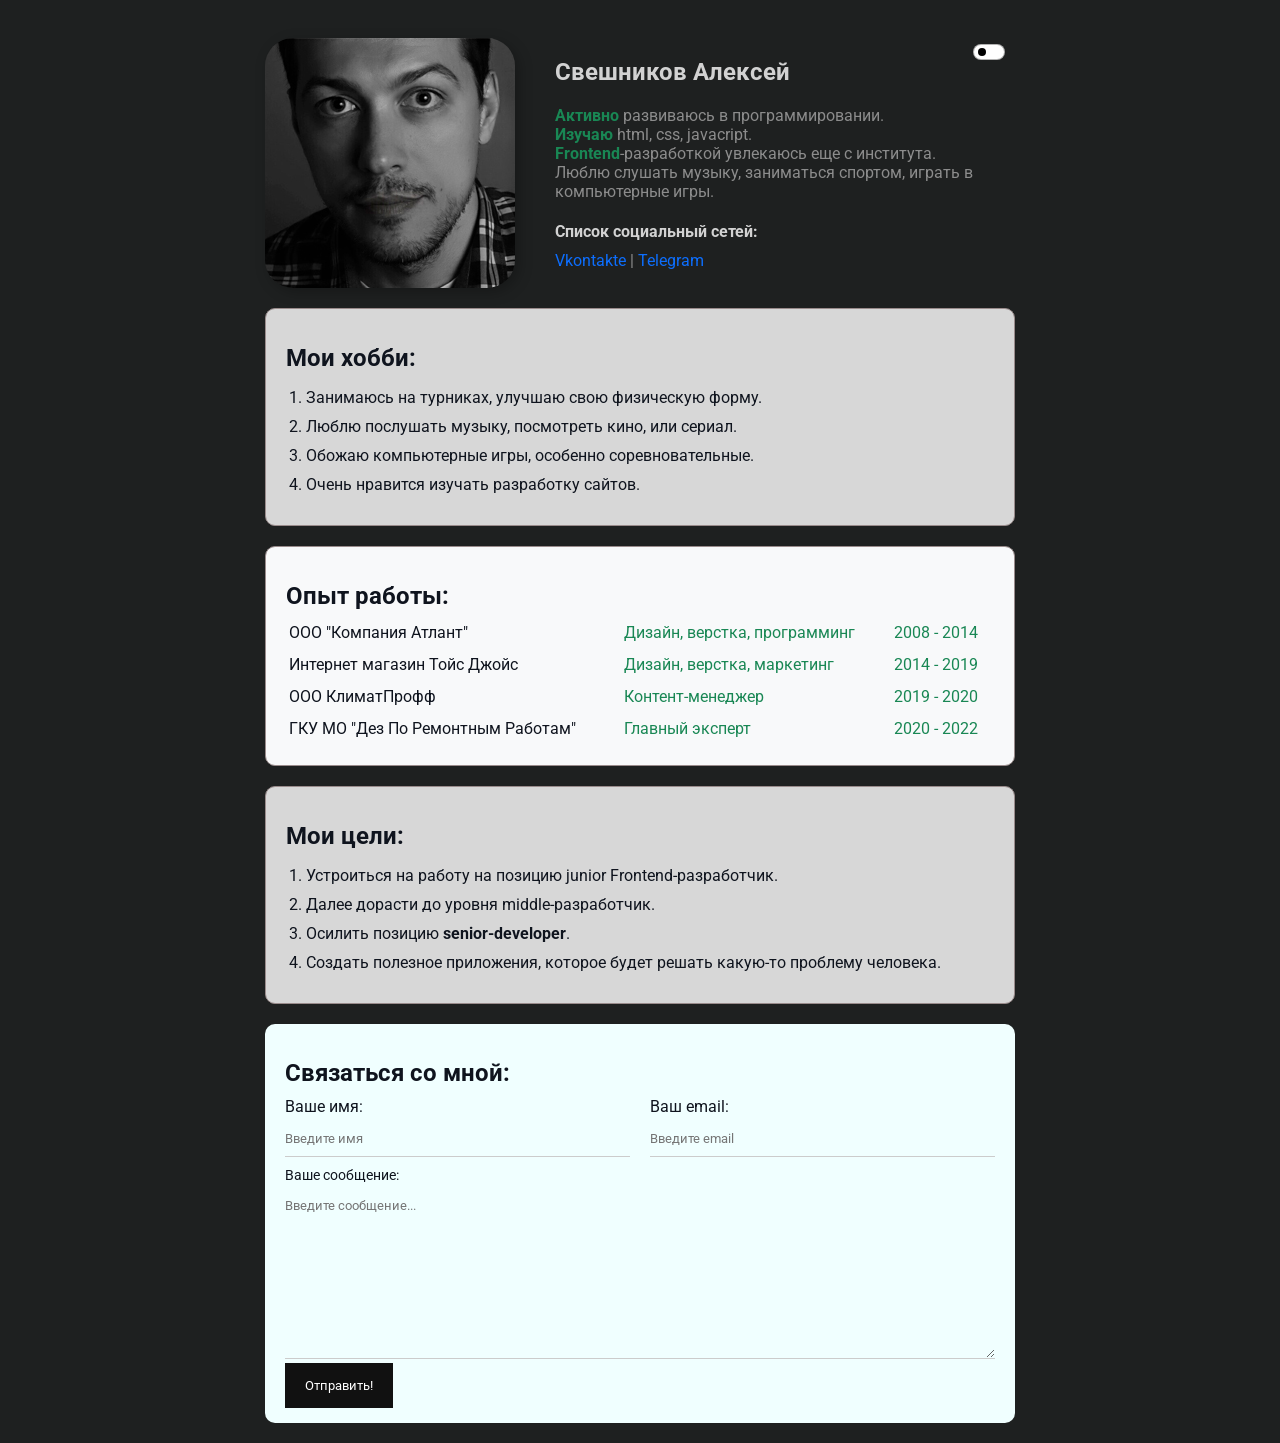
<file: index.html>
<!DOCTYPE html>
<html lang="ru">

<head>
    <meta charset="UTF-8">
    <meta http-equiv="X-UA-Compatible" content="IE=edge">
    <meta name="viewport" content="width=device-width, initial-scale=1.0">
    <meta name="keywords" content="aleksey, cv, resume" />
    <meta name="description" content="Это сайт - резюме Свешникова Алексея" />
    <link rel="stylesheet" href="css/style.css">
    <title>Резюме Свешникова Алексея</title>
</head>

<body class="page dark">
    <div class="container">
        <div class="info">
            <img src="img/ava.jpg" alt="Свешников Алексей" class="avatar">
            <div class="info-text">
                <h2>Свешников Алексей</h2>
                <p><span>Активно</span> развиваюсь в программировании.
                    <br /><span>Изучаю</span> html, css, javacript.
                    <br /><span>Frontend</span>-разработкой увлекаюсь еще с института.
                </p>
                <p>Люблю слушать музыку, заниматься спортом, играть в компьютерные игры.</p>
                <h4>Список социальный сетей:</h4>
                <p><a href="https://vk.com/otto_lol" target="_blank">Vkontakte</a> |
                    <a href="https://t.me/ottolol" target="_blank">Telegram</a>
                </p>
            </div>
            <div class="info-switch">
                <span class="theme-name">Тёмная тема</span>
                <label class="checkbox-google">
                    <input type="checkbox">
                    <span class="checkbox-google-switch"></span>
                </label>
            </div>
        </div>

        <div class="card bg-hobbi">
            <h2>Мои хобби:</h2>
            <ol class="list">
                <li>Занимаюсь на турниках, улучшаю свою физическую форму.</li>
                <li>Люблю послушать музыку, посмотреть кино, или сериал.</li>
                <li>Обожаю компьютерные игры, особенно соревновательные.</li>
                <li>Очень нравится изучать разработку сайтов.</li>
            </ol>
        </div>

        <div class="card bg-light">
            <h2>Опыт работы:</h2>
            <table class="table">
                <tbody>
                    <tr>
                        <td>ООО "Компания Атлант"</td>
                        <td>Дизайн, верстка, программинг</td>
                        <td>2008 - 2014</td>
                    </tr>
                    <tr>
                        <td>Интернет магазин Тойс Джойс</td>
                        <td>Дизайн, верстка, маркетинг</td>
                        <td>2014 - 2019</td>
                    </tr>
                    <tr>
                        <td>ООО КлиматПрофф</td>
                        <td>Контент-менеджер</td>
                        <td>2019 - 2020</td>
                    </tr>
                    <tr>
                        <td>ГКУ МО "Дез По Ремонтным Работам"</td>
                        <td>Главный эксперт</td>
                        <td>2020 - 2022</td>
                    </tr>
                </tbody>
            </table>
        </div>

        <div class="card bg-hobbi">
            <h2>Мои цели:</h2>
            <ol class="list">
                <li>Устроиться на работу на позицию junior Frontend-разработчик.</li>
                <li>Далее дорасти до уровня middle-разработчик.</li>
                <li>Осилить позицию <strong>senior-developer</strong>.</li>
                <li>Создать полезное приложения, которое будет решать какую-то проблему человека.</li>
            </ol>
        </div>

        <div class="card bg-azure b0">
            <h2>Связаться со мной:</h2>
            <form action="/" class="form">
                <div class="form-row">
                    <div class="form-group">
                        <lable for="name">Ваше имя:</lable>
                        <input type="text" id="name" placeholder="Введите имя">
                    </div>
                    <div class="form-group">
                        <lable for="email">Ваш email:</lable>
                        <input type="email" id="email" placeholder="Введите email">
                    </div>
                </div>
                <div class="form-group">
                    <label for="message">Ваше сообщение:</label>
                    <textarea name="message" id="message" cols="30" rows="10"
                        placeholder="Введите сообщение..."></textarea>
                </div>
                <button type="submit" class="btn">Отправить!</button>
            </form>
        </div>
    </div>

    <script src="js/app.js"></script>

    <!-- ul>li{element $}*5 -->
    <!-- lorem10 -->
</body>

</html>
</file>
<file: css/style.css>
@import url('https://fonts.googleapis.com/css2?family=Roboto&display=swap');

body {
    font-family: 'Roboto', sans-serif;
    font-size: 16px;
    font-weight: normal;
}
/* dark */
.dark {
    background-color: rgb(30, 32, 32);
}
body.dark {
    color: #0f141e;
}
.dark .info {
    color: rgba(255, 255, 255, 0.8);
}
/* light */
.light {
    background-color: azure;
}
body.light {
    color: #0f141e;
}
a {
    color: #0d6efd;
    text-decoration: none;
}
a:hover {
    text-decoration: underline;
}
a:active {
    color: blue;
}
a:visited {
    color: #0dcaf0;
}
.container {
    max-width: 750px;
    margin: 0 auto;
    padding-top: 30px;
}
.info {
    margin-bottom: 20px;
    display: flex;
}
.theme-name {
    display: none;
}
@media (max-width: 650px) {
    .info-switch {
        text-align: right;
        margin-top: 10px;
    }
    .theme-name {
        display: block;
        float: left;
    }
}
.info-text {
    margin-left: 40px;
}
@media (max-width: 650px) {
    .info-text {
        margin-left: 0px;
    }
}
.info-text p {
    color: #8c8c8c;
    margin: 0;
}
.info-text p span {
    font-weight: bold;
    color: #198754;
}
.info-text h4 {
    margin-bottom: 10px;
}
@media (max-width: 650px) {
    .info {
        display: block;
        text-align: center;
    }
}
.avatar {
    border-radius: 28px;
    box-shadow: 4px 4px 14px rgba(0, 0, 0, 0.25);
}
@media (max-width: 650px) {
    .avatar {
        width: 200px;
    }
}
.card {
    padding: 15px 20px;
    margin-bottom: 20px;
    border: 1px solid #998b8b;
    border-radius: 10px;
}
.card h2 {
    margin-bottom: 10px;
}
.bg-info {
    background: #0dcaf0;
}
.bg-cyan {
    background: #0dcaf0;
}
.bg-teal {
    background: #20c997;
}
.bg-light {
    background: #f8f9fa;
}
.bg-azure {
    background: azure;
}
.bg-hobbi {
    background: #d7d7d7;
}
.btn {
    background: #111;
    padding: 15px 20px;
    color: #fff;
    border: none;
    font-family: inherit;
    cursor: pointer;
}
.btn:hover {
    opacity: 0.8;
}
.list {
    padding: 0 20px;
}
.list li {
    margin-bottom: 10px;
}
.table {
    width: 100%;
}
.table td {
    padding-bottom: 10px;
}
.table td:nth-child(2), .table td:nth-child(3) {
    color: #198754;
}
.form-row {
    margin-bottom: 10px;   
    display: flex; 
}
.form-row .form-group {
    margin-right: 20px;
    width: 50%;
}
.form-row .form-group:last-child {
    margin-right: 0;
}
.form h2 {
    text-align: center;
}
.form-group label {
    display: block;
    font-size: 14px;
}
.form-group input, .form-group textarea {
    width: 100%;
    box-sizing: border-box;
    border: none;
    background: transparent;
    border-bottom: 1px solid #ccc;
    padding: 15px 0 10px;
    outline: none;
    font-family: inherit;
}
.b0 {
    border: 0;
}
@media (max-width: 650px) {
    .form-row {
        display: block;
    }
    .form-row .form-group {
        margin-right: 0;
        margin-bottom: 10px;
        width: 100%;
    }
}

/* switch theme */
.checkbox-google {
	display: inline-block;    
	height: 28px;    
	line-height: 28px;      
	margin-right: 10px;       
	position: relative;
	vertical-align: middle;
	font-size: 14px;
	user-select: none;	
}
.checkbox-google .checkbox-google-switch {
	display: inline-block;	
	width: 30px;
	height: 14px;	
	border-radius: 16px;
    border: 1px solid rgba(80, 80, 80, 0.3);
	position: relative;
	top: 6px;			
	vertical-align: top;
	background: #fff;
	transition: .2s;
}
.checkbox-google .checkbox-google-switch:before {
	content: '';
	display: inline-block;	
	/* width: 20px;	
	height: 20px; */
    width: 8px;	
	height: 8px;
	position: absolute;
	/* top: -3px;
	left: -1px; */
    top: 3px;
	left: 4px;
	background: #000;
	border-radius: 50%;
	/* box-shadow: 0 3px 1px -2px rgba(0,0,0,0.2), 0 2px 2px 0 rgba(0,0,0,0.14), 0 1px 5px 0 rgba(0,0,0,0.12); */
	transition: .15s;		
}
.checkbox-google input[type=checkbox] {
	display: block;	
	width: 0;
	height: 0;	
	position: absolute;
	z-index: -1;
	opacity: 0;
}
.checkbox-google input[type=checkbox]:checked + .checkbox-google-switch {
	background: rgb(30, 32, 32);
}
.checkbox-google input[type=checkbox]:checked + .checkbox-google-switch:before {
	background: #fff;
	transform:translateX(15px);
}

/* Hover */
.checkbox-google input[type="checkbox"]:not(:disabled) + .checkbox-google-switch {
	cursor: pointer;
	border-color: rgba(0, 0, 0, .3);
}
</file>
